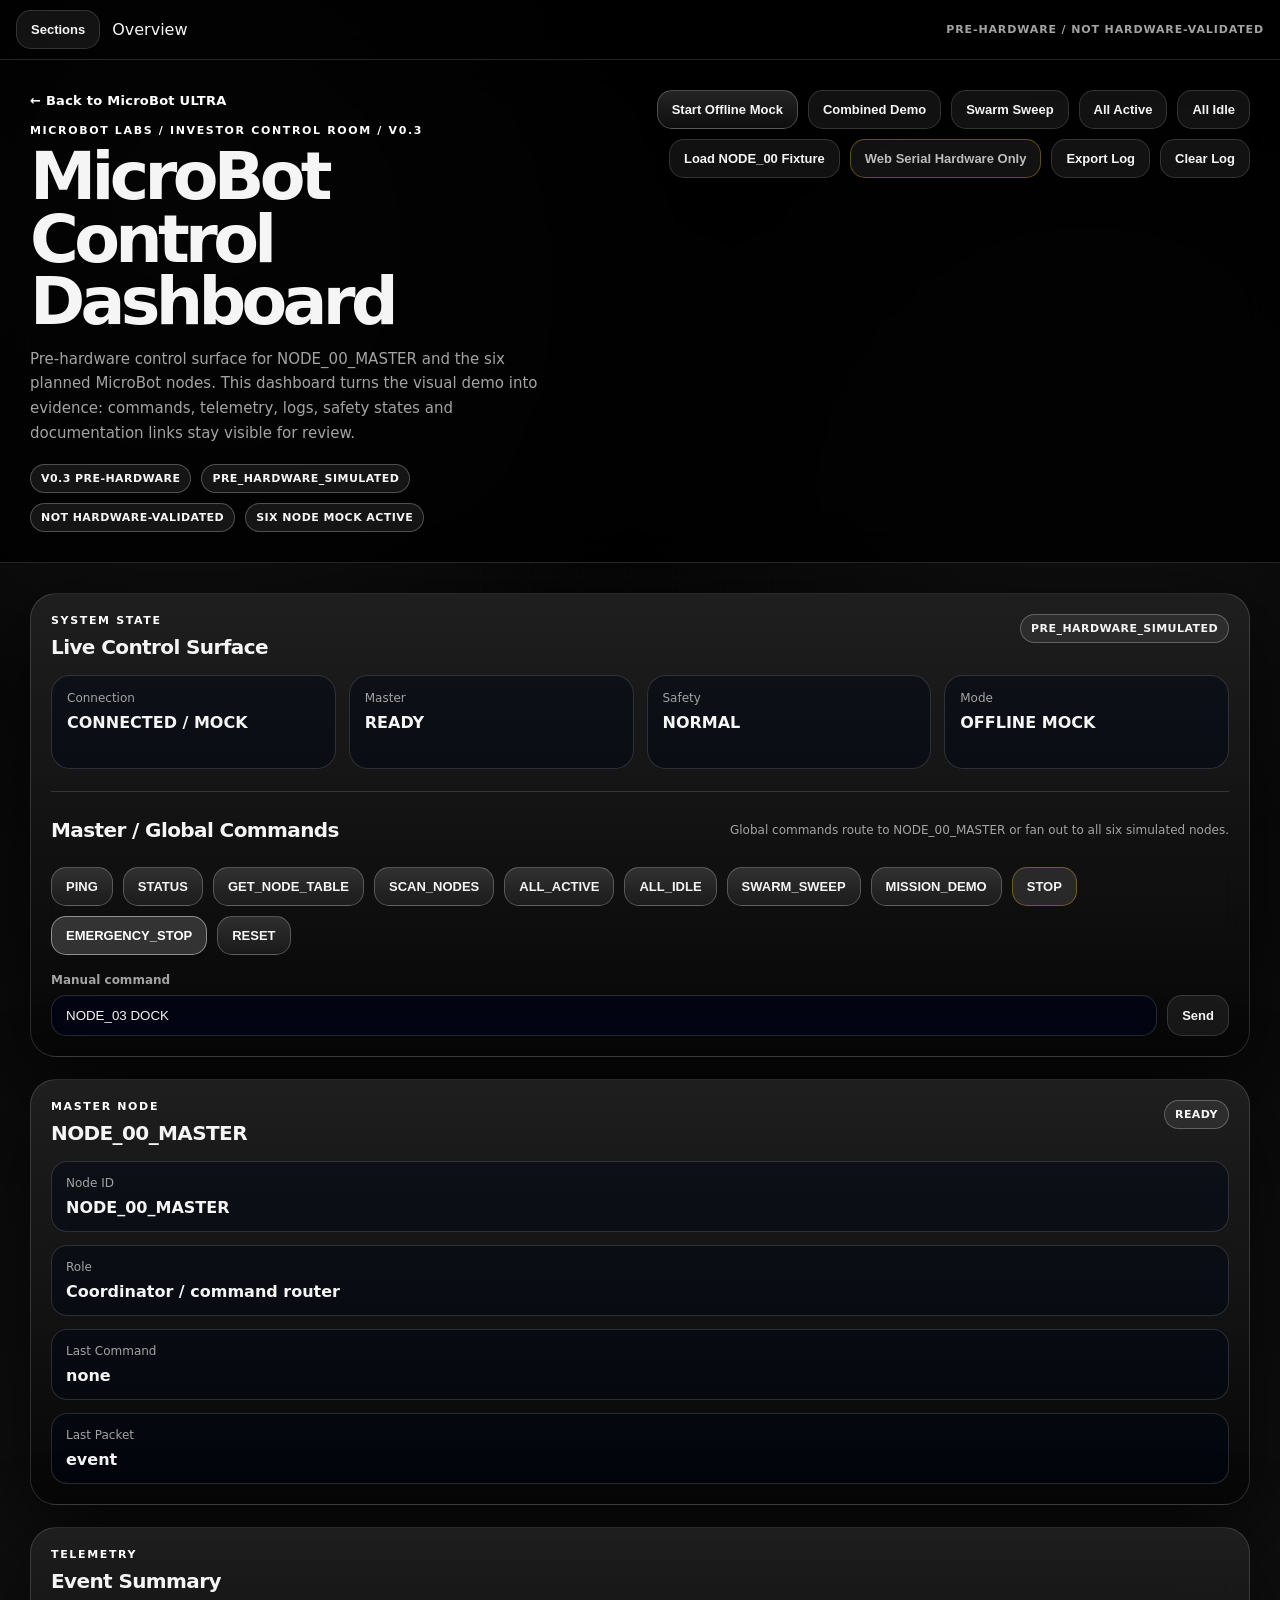
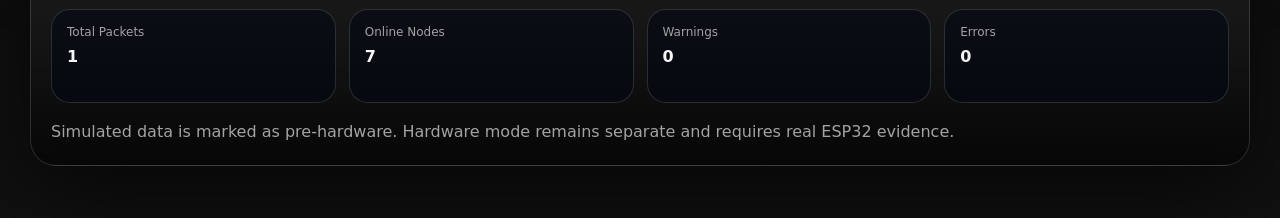
<file: dashboard/index.html>
<!doctype html>
<html lang="en">
<head>
  <meta charset="utf-8">
  <meta name="viewport" content="width=device-width, initial-scale=1">
  <title>MicroBot Labs Web App v0.3 — Control / Data / Evidence</title>
  <meta name="description" content="MicroBot investor control dashboard: six-node pre-hardware demo, command controls, telemetry, evidence discipline and future ESP32 Web Serial path.">
  <link rel="icon" href="../assets/icons/microbot-investimento.svg" type="image/svg+xml">
  <link rel="stylesheet" href="style.css">
</head>
<body>
  <div class="background-grid" aria-hidden="true"></div>

  <header class="topbar">
    <div class="brand-block">
      <a class="back-home" href="../index.html">← Back to MicroBot ULTRA</a>
      <p class="eyebrow">MicroBot Labs / Investor Control Room / v0.3</p>
      <h1>MicroBot Control Dashboard</h1>
      <p class="subtitle">
        Pre-hardware control surface for NODE_00_MASTER and the six planned MicroBot nodes.
        This dashboard turns the visual demo into evidence: commands, telemetry, logs, safety states
        and documentation links stay visible for review.
      </p>

      <div class="status-ribbon" aria-label="Current project maturity">
        <span class="ribbon-chip info">v0.3 PRE-HARDWARE</span>
        <span class="ribbon-chip simulated">PRE_HARDWARE_SIMULATED</span>
        <span class="ribbon-chip warning">NOT HARDWARE-VALIDATED</span>
        <span class="ribbon-chip ready">SIX NODE MOCK ACTIVE</span>
      </div>
    </div>

    <div class="top-actions" aria-label="Dashboard actions">
      <button id="btnMockConnect">Start Offline Mock</button>
      <button id="btnCombinedDemo" class="secondary">Combined Demo</button>
      <button id="btnSwarmSweep" class="secondary">Swarm Sweep</button>
      <button id="btnAllActive" class="secondary">All Active</button>
      <button id="btnAllIdle" class="secondary">All Idle</button>
      <button id="btnLoadFixture" class="secondary">Load NODE_00 Fixture</button>
      <button id="btnWebSerial" class="secondary hardware">Web Serial Hardware Only</button>
      <button id="btnExportLog" class="secondary">Export Log</button>
      <button id="btnClear" class="secondary">Clear Log</button>
    </div>
  </header>

  <main class="layout">
    <section class="panel hero-panel">
      <div class="panel-header">
        <div>
          <p class="section-kicker">System state</p>
          <h2>Live Control Surface</h2>
        </div>
        <span id="evidenceBadge" class="status-pill simulated">OFFLINE MOCK</span>
      </div>

      <div class="system-grid">
        <div class="metric">
          <span>Connection</span>
          <strong id="connectionState">DISCONNECTED</strong>
        </div>
        <div class="metric">
          <span>Master</span>
          <strong id="masterState">UNKNOWN</strong>
        </div>
        <div class="metric">
          <span>Safety</span>
          <strong id="safetyState">UNKNOWN</strong>
        </div>
        <div class="metric">
          <span>Mode</span>
          <strong id="operationMode">LOCAL DASHBOARD</strong>
        </div>
      </div>

      <div class="command-panel">
        <div class="panel-header compact">
          <h2>Master / Global Commands</h2>
          <p class="inline-note">Global commands route to NODE_00_MASTER or fan out to all six simulated nodes.</p>
        </div>

        <div class="button-row">
          <button data-command="PING">PING</button>
          <button data-command="STATUS">STATUS</button>
          <button data-command="GET_NODE_TABLE">GET_NODE_TABLE</button>
          <button data-command="SCAN_NODES">SCAN_NODES</button>
          <button data-command="ALL_ACTIVE">ALL_ACTIVE</button>
          <button data-command="ALL_IDLE">ALL_IDLE</button>
          <button data-command="SWARM_SWEEP">SWARM_SWEEP</button>
          <button data-command="MISSION_DEMO">MISSION_DEMO</button>
          <button data-command="STOP" class="warning">STOP</button>
          <button data-command="EMERGENCY_STOP" class="danger">EMERGENCY_STOP</button>
          <button data-command="RESET">RESET</button>
        </div>

        <div class="manual-command">
          <label for="manualCommand">Manual command</label>
          <div class="manual-row">
            <input id="manualCommand" type="text" value="NODE_03 DOCK" autocomplete="off">
            <button id="btnSendManual" class="secondary">Send</button>
          </div>
        </div>
      </div>
    </section>

    <section class="panel evidence-panel">
      <div class="panel-header">
        <div>
          <p class="section-kicker">Evidence discipline</p>
          <h2>Current Truth</h2>
        </div>
      </div>

      <div class="truth-list">
        <div class="truth-item good">
          <strong>All six nodes controllable</strong>
          <span>Each node has simulated state transitions and visual behavior in the dashboard.</span>
        </div>
        <div class="truth-item caution">
          <strong>Still pre-hardware</strong>
          <span>No physical ESP32 node or real swarm has been validated by this screen.</span>
        </div>
        <div class="truth-item info">
          <strong>Next real proof</strong>
          <span>Upload NODE_00/NODE_01 firmware, capture serial evidence, then extend to nodes 02–06.</span>
        </div>
      </div>

      <div class="link-grid">
        <a href="../docs/current_evidence_v0_3.md">Current Evidence</a>
        <a href="../docs/andrea_onboarding/README.md">Andrea Map</a>
        <a href="../docs/dashboard_parser_validation_notes_v0_3.md">Parser Notes</a>
        <a href="../docs/node_00_master_real_serial_validation_v0_3.md">NODE_00 Hardware Plan</a>
        <a href="../docs/node_01_led_state_pre_hardware_simulation_v0_3.md">NODE_01 Simulation</a>
        <a href="../docs/purchase/minimum_bom_amazon_search_list_v0_3.md">Minimum BOM</a>
      </div>
    </section>

    <section class="panel wide">
      <div class="panel-header">
        <div>
          <p class="section-kicker">Six node controls</p>
          <h2>Per-Node Command Matrix</h2>
        </div>
        <span class="inline-note">Every planned node can be activated, idled, warned, errored, stopped and reset in simulation.</span>
      </div>

      <div class="node-control-toolbar">
        <div>
          <label for="nodeSelect">Selected node</label>
          <select id="nodeSelect"></select>
        </div>
        <div>
          <label for="nodeActionSelect">Action</label>
          <select id="nodeActionSelect">
            <option value="ACTIVE">ACTIVE</option>
            <option value="IDLE">IDLE</option>
            <option value="WARNING">WARNING</option>
            <option value="ERROR">ERROR</option>
            <option value="SAFE_MODE">SAFE_MODE</option>
            <option value="RESET">RESET</option>
            <option value="ROLE_ACTION">ROLE_ACTION</option>
          </select>
        </div>
        <button id="btnSendNodeAction">Send Node Action</button>
        <button id="btnRoleAction" class="secondary">Run Role Action</button>
        <button id="btnWarningAll" class="warning">Warning All</button>
        <button id="btnErrorAll" class="danger">Error All</button>
      </div>

      <div id="nodeControlGrid" class="node-control-grid"></div>
    </section>

    <section class="panel wide">
      <div class="panel-header">
        <div>
          <p class="section-kicker">Stylized MicroBot response field</p>
          <h2>MicroBot Visual Swarm</h2>
        </div>
        <span id="simulationMode" class="status-pill simulated">SIMULATED</span>
      </div>

      <div class="microbot-stage" id="microbotStage">
        <svg class="swarm-links" viewBox="0 0 100 100" preserveAspectRatio="none" aria-hidden="true">
          <line x1="50" y1="50" x2="16" y2="20"></line>
          <line x1="50" y1="50" x2="84" y2="20"></line>
          <line x1="50" y1="50" x2="13" y2="62"></line>
          <line x1="50" y1="50" x2="87" y2="62"></line>
          <line x1="50" y1="50" x2="32" y2="88"></line>
          <line x1="50" y1="50" x2="68" y2="88"></line>
        </svg>

        <div id="masterBeacon" class="master-beacon">
          <span>NODE_00</span>
          <strong>MASTER</strong>
        </div>

        <div id="microbotVisuals" class="microbot-visuals"></div>
      </div>
    </section>

    <section class="panel wide">
      <div class="panel-header">
        <div>
          <p class="section-kicker">Node layer</p>
          <h2>Node Grid</h2>
        </div>
        <span class="inline-note">Cards are clickable; selected node details appear below.</span>
      </div>
      <div id="nodeGrid" class="node-grid"></div>
    </section>

    <section class="panel">
      <div class="panel-header">
        <div>
          <p class="section-kicker">Master node</p>
          <h2>NODE_00_MASTER</h2>
        </div>
        <span id="masterBadge" class="status-pill ready">READY</span>
      </div>

      <div class="master-card">
        <div>
          <span class="label">Node ID</span>
          <strong>NODE_00_MASTER</strong>
        </div>
        <div>
          <span class="label">Role</span>
          <strong>Coordinator / command router</strong>
        </div>
        <div>
          <span class="label">Last Command</span>
          <strong id="lastCommand">none</strong>
        </div>
        <div>
          <span class="label">Last Packet</span>
          <strong id="lastPacketType">none</strong>
        </div>
      </div>
    </section>

    <section class="panel">
      <div class="panel-header">
        <div>
          <p class="section-kicker">Telemetry</p>
          <h2>Event Summary</h2>
        </div>
      </div>

      <div class="telemetry-grid">
        <div class="metric compact">
          <span>Total Packets</span>
          <strong id="packetCount">0</strong>
        </div>
        <div class="metric compact">
          <span>Online Nodes</span>
          <strong id="onlineNodes">0</strong>
        </div>
        <div class="metric compact">
          <span>Warnings</span>
          <strong id="warningCount">0</strong>
        </div>
        <div class="metric compact">
          <span>Errors</span>
          <strong id="errorCount">0</strong>
        </div>
      </div>

      <p class="note">
        Simulated data is marked as pre-hardware. Hardware mode remains separate and requires real ESP32 evidence.
      </p>
    </section>



    <section class="panel wide gesture-control-panel">
      <div class="panel-header">
        <div>
          <p class="section-kicker">Gesture input / camera control</p>
          <h2>Hand Gesture MicroBot Control</h2>
        </div>
        <span id="gestureStatusBadge" class="status-pill simulated">GESTURE OFF</span>
      </div>

      <div class="gesture-layout">
        <div class="gesture-camera-card">
          <div class="gesture-video-wrap">
            <video id="gestureVideo" autoplay playsinline muted></video>
            <canvas id="gestureCanvas"></canvas>
            <div class="gesture-overlay-copy">
              <strong id="gestureName">No gesture</strong>
              <span id="gestureMeaning">Start the camera to enable browser-side gesture control.</span>
            </div>
          </div>

          <div class="gesture-controls">
            <button id="btnGestureStart">Start Gesture Control</button>
            <button id="btnGestureStop" class="secondary">Stop Camera</button>
            <button id="btnGestureCalibrate" class="secondary">Calibrate Neutral</button>
            <button id="btnGestureSafetyLock" class="warning">Gesture Safety Lock</button>
          </div>

          <p class="note">
            Camera processing runs in the browser. Gestures control only the simulated dashboard state unless
            real hardware mode is explicitly connected and reviewed later.
          </p>
        </div>

        <div class="gesture-data-card">
          <div class="gesture-readout-grid">
            <div class="data-card">
              <span>Detected Gesture</span>
              <strong id="gestureDetected">NONE</strong>
              <small>debounced command source</small>
            </div>
            <div class="data-card">
              <span>Selected Node</span>
              <strong id="gestureSelectedNode">NODE_01</strong>
              <small>gesture target</small>
            </div>
            <div class="data-card">
              <span>Confidence</span>
              <strong id="gestureConfidence">0%</strong>
              <small>heuristic estimate</small>
            </div>
            <div class="data-card">
              <span>Last Command</span>
              <strong id="gestureLastCommand">none</strong>
              <small>sent to simulated dashboard</small>
            </div>
          </div>

          <div class="gesture-explanation">
            <h3>Gesture Map</h3>
            <table class="gesture-table">
              <thead>
                <tr>
                  <th>Gesture</th>
                  <th>How to do it</th>
                  <th>Dashboard action</th>
                  <th>Meaning</th>
                </tr>
              </thead>
              <tbody>
                <tr><td>Open Palm</td><td>All five fingers extended</td><td><code>SCAN_NODES</code></td><td>Ask the Master to scan the simulated node field.</td></tr>
                <tr><td>Closed Fist</td><td>All fingers closed</td><td><code>STOP</code></td><td>Put the simulated swarm into safe mode.</td></tr>
                <tr><td>Index Point</td><td>Only index finger extended</td><td>Selected node <code>ACTIVE</code></td><td>Activate the currently selected MicroBot.</td></tr>
                <tr><td>Pinch</td><td>Thumb and index close together</td><td>Selected node role action</td><td>Run the special function of the selected node.</td></tr>
                <tr><td>Peace / V</td><td>Index and middle extended</td><td><code>SWARM_SWEEP</code></td><td>Run an ordered sweep across the six simulated nodes.</td></tr>
                <tr><td>Three Fingers</td><td>Index, middle and ring extended</td><td><code>MISSION_DEMO</code></td><td>Run the full simulated mission sequence.</td></tr>
                <tr><td>Thumbs Up</td><td>Thumb extended upward, other fingers closed</td><td><code>ALL_ACTIVE</code></td><td>Activate all simulated MicroBots.</td></tr>
                <tr><td>Thumbs Down</td><td>Thumb extended downward, other fingers closed</td><td><code>ALL_IDLE</code></td><td>Return all simulated MicroBots to idle.</td></tr>
                <tr><td>Swipe Right</td><td>Move open hand quickly to the right</td><td>Select next node</td><td>Move target selection forward through NODE_01–NODE_06.</td></tr>
                <tr><td>Swipe Left</td><td>Move open hand quickly to the left</td><td>Select previous node</td><td>Move target selection backward through NODE_01–NODE_06.</td></tr>
                <tr><td>Palm Up</td><td>Move open hand upward</td><td>Selected node <code>WARNING</code></td><td>Mark the selected node as warning/review state.</td></tr>
                <tr><td>Palm Down</td><td>Move open hand downward</td><td>Selected node <code>IDLE</code></td><td>Return the selected node to idle state.</td></tr>
                <tr><td>Two Hands Open</td><td>Both hands visible and open</td><td><code>RESET</code></td><td>Reset the simulated system to ready/idle.</td></tr>
                <tr><td>Two Fists</td><td>Both hands visible and closed</td><td><code>EMERGENCY_STOP</code></td><td>Trigger simulated emergency stop.</td></tr>
              </tbody>
            </table>
          </div>
        </div>
      </div>
    </section>

    <section class="panel wide telemetry-link-panel">
      <div class="panel-header">
        <div>
          <p class="section-kicker">Telemetry / data link</p>
          <h2>Telemetry Link Analysis</h2>
        </div>
        <span id="telemetryHealthBadge" class="status-pill simulated">SIMULATED LINK</span>
      </div>

      <div class="telemetry-overview-grid">
        <div class="telemetry-meter"><span>Signal Strength</span><strong id="telemetrySignal">-54 dBm</strong><div class="bar"><i id="telemetrySignalBar"></i></div></div>
        <div class="telemetry-meter"><span>Estimated Response</span><strong id="telemetryResponseTime">42 ms</strong><div class="bar"><i id="telemetryResponseBar"></i></div></div>
        <div class="telemetry-meter"><span>Packet Loss</span><strong id="telemetryPacketLoss">0.8%</strong><div class="bar"><i id="telemetryLossBar"></i></div></div>
        <div class="telemetry-meter"><span>Link Quality</span><strong id="telemetryQuality">94 / 100</strong><div class="bar"><i id="telemetryQualityBar"></i></div></div>
      </div>

      <div class="telemetry-data-grid">
        <div class="data-card"><span>Throughput</span><strong id="telemetryThroughput">18.4 kb/s</strong><small>simulated payload stream</small></div>
        <div class="data-card"><span>Jitter</span><strong id="telemetryJitter">5 ms</strong><small>timing variation</small></div>
        <div class="data-card"><span>Packets / min</span><strong id="telemetryPacketsMinute">240</strong><small>estimated node traffic</small></div>
        <div class="data-card"><span>Battery Estimate</span><strong id="telemetryBattery">86%</strong><small>pre-hardware model</small></div>
        <div class="data-card"><span>Temperature</span><strong id="telemetryTemperature">29.4 °C</strong><small>simulated electronics</small></div>
        <div class="data-card"><span>Transport</span><strong id="telemetryTransport">mock/jsonl</strong><small>future: USB / Web Serial</small></div>
      </div>

      <div class="telemetry-controls">
        <button id="btnTelemetryGood">Good Link</button>
        <button id="btnTelemetryWeak" class="secondary">Weak Signal</button>
        <button id="btnTelemetryCongested" class="secondary">Congested Link</button>
        <button id="btnTelemetryStress" class="warning">Telemetry Stress Test</button>
        <button id="btnTelemetryReset" class="secondary">Reset Telemetry</button>
      </div>

      <div class="telemetry-table-wrap">
        <table class="telemetry-table">
          <thead><tr><th>Node</th><th>Signal</th><th>Latency</th><th>Loss</th><th>Packets/min</th><th>Battery</th><th>Health</th></tr></thead>
          <tbody id="telemetryTableBody"></tbody>
        </table>
      </div>

      <p class="note">This is a pre-hardware telemetry model. It explains how the future dashboard should reason about signal quality, packet timing, node health and response time. It is not real ESP32 telemetry until hardware logs are captured and reviewed.</p>
    </section>





    <section class="panel wide drone-perimeter-panel" data-app-section="drone-perimeter">
      <div class="panel-header">
        <div>
          <p class="section-kicker">Drone / room mapping / perimeter preview</p>
          <h2>Drone Perimeter Preview</h2>
        </div>
        <span id="dronePerimeterBadge" class="status-pill simulated">PERIMETER SIM</span>
      </div>

      <div class="drone-perimeter-layout">
        <div class="drone-map-card">
          <div class="drone-map-toolbar">
            <div>
              <strong>Room Perimeter Map</strong>
              <span id="droneMissionPhase">IDLE / WAITING FOR SIMULATION</span>
            </div>
            <div class="drone-map-mini-status">
              <span id="droneMapScale">scale: conceptual 1 px = 1 cm</span>
              <span id="droneMapMode">mode: pre-hardware</span>
            </div>
          </div>

          <div class="drone-room-map" id="droneRoomMap">
            <svg id="droneRoomSvg" viewBox="0 0 1000 640" preserveAspectRatio="xMidYMid meet">
              <defs>
                <filter id="droneGlow" x="-50%" y="-50%" width="200%" height="200%">
                  <feGaussianBlur stdDeviation="4" result="blur"/>
                  <feMerge>
                    <feMergeNode in="blur"/>
                    <feMergeNode in="SourceGraphic"/>
                  </feMerge>
                </filter>
              </defs>

              <rect x="55" y="55" width="890" height="530" rx="34" class="room-boundary"/>
              <path id="dronePerimeterPath" class="perimeter-path" d="M 120 120 L 880 120 L 880 520 L 120 520 Z"/>
              <path id="droneProgressPath" class="perimeter-progress" d="M 120 120 L 880 120 L 880 520 L 120 520 Z"/>

              <g id="droneScanPoints"></g>
              <g id="droneObstacles"></g>
              <g id="droneMicrobots"></g>

              <g id="droneVehicle" transform="translate(120,120)">
                <circle r="26" class="drone-body" filter="url(#droneGlow)"/>
                <circle cx="-34" cy="-34" r="18" class="drone-rotor"/>
                <circle cx="34" cy="-34" r="18" class="drone-rotor"/>
                <circle cx="-34" cy="34" r="18" class="drone-rotor"/>
                <circle cx="34" cy="34" r="18" class="drone-rotor"/>
                <line x1="-24" y1="-24" x2="24" y2="24" class="drone-arm"/>
                <line x1="24" y1="-24" x2="-24" y2="24" class="drone-arm"/>
                <polygon points="0,-14 12,14 0,8 -12,14" class="drone-heading"/>
              </g>

              <g id="droneSensorCone" transform="translate(120,120)">
                <path d="M 0 0 L 90 -35 Q 122 0 90 35 Z" class="sensor-cone"/>
              </g>
            </svg>
          </div>
        </div>

        <div class="drone-control-card">
          <div class="drone-stat-grid">
            <div class="data-card"><span>Mission</span><strong id="droneMissionState">IDLE</strong><small>simulated mission state</small></div>
            <div class="data-card"><span>Coverage</span><strong id="droneCoverage">0%</strong><small>perimeter progress</small></div>
            <div class="data-card"><span>Distance</span><strong id="droneDistance">0.0 m</strong><small>simulated travelled path</small></div>
            <div class="data-card"><span>Points</span><strong id="dronePointCount">0</strong><small>scan points recorded</small></div>
            <div class="data-card"><span>Obstacles</span><strong id="droneObstacleCount">0</strong><small>simulated detections</small></div>
            <div class="data-card"><span>Link</span><strong id="droneLinkQuality">94/100</strong><small>from telemetry model if present</small></div>
          </div>

          <div class="drone-controls">
            <button id="btnDroneStart">Start Perimeter Sim</button>
            <button id="btnDronePause" class="secondary">Pause</button>
            <button id="btnDroneResume" class="secondary">Resume</button>
            <button id="btnDroneReset" class="secondary">Reset</button>
            <button id="btnDroneObstacles" class="secondary">Toggle Obstacles</button>
            <button id="btnDroneMicrobots" class="secondary">Toggle MicroBots</button>
            <button id="btnDroneExport" class="secondary">Export Perimeter JSON</button>
          </div>

          <div class="drone-explanation-card">
            <h3>Perimeter Preview Meaning</h3>
            <p>
              This preview represents the future drone-perimeter workflow: the drone follows the room
              boundary, produces scan points, estimates coverage, detects obstacles and shares the
              resulting map with the MicroBot dashboard. It is a pre-hardware simulation and does not
              control a real drone.
            </p>
          </div>

          <div class="drone-event-card">
            <h3>Perimeter Event Log</h3>
            <pre id="droneEventLog" class="drone-event-log">Drone perimeter preview ready.</pre>
          </div>
        </div>
      </div>
    </section>

    <section class="panel wide microbot-os-console-panel" data-app-section="os-console">
      <div class="panel-header">
        <div>
          <p class="section-kicker">MicroBot OS / runtime layer</p>
          <h2>MicroBot OS Console</h2>
        </div>
        <span id="osConsoleBadge" class="status-pill simulated">OS MOCK</span>
      </div>

      <div class="os-console-layout">
        <div class="os-console-main">
          <div class="os-screen">
            <div class="os-screen-header">
              <span>MicroBot OS Lab v0.3</span>
              <span id="osClock">--:--:--</span>
            </div>
            <pre id="osConsoleOutput" class="os-console-output"></pre>
            <div class="os-command-row">
              <span class="os-prompt">microbot-os&gt;</span>
              <input id="osCommandInput" type="text" value="help" autocomplete="off" spellcheck="false">
              <button id="btnOsRun">Run</button>
            </div>
          </div>

          <div class="os-console-buttons">
            <button data-os-command="boot">boot</button>
            <button data-os-command="status" class="secondary">status</button>
            <button data-os-command="kernel" class="secondary">kernel</button>
            <button data-os-command="drivers" class="secondary">drivers</button>
            <button data-os-command="modules" class="secondary">modules</button>
            <button data-os-command="nodes" class="secondary">nodes</button>
            <button data-os-command="telemetry" class="secondary">telemetry</button>
            <button data-os-command="gesture" class="secondary">gesture</button>
            <button data-os-command="docs" class="secondary">docs</button>
            <button data-os-command="evidence" class="secondary">evidence</button>
            <button data-os-command="safety" class="warning">safety</button>
            <button data-os-command="demo" class="secondary">demo</button>
            <button data-os-command="clear" class="secondary">clear</button>
          </div>
        </div>

        <div class="os-console-side">
          <div class="os-status-grid">
            <div class="data-card"><span>Kernel</span><strong id="osKernelState">MOCK_READY</strong><small>browser-side runtime</small></div>
            <div class="data-card"><span>Modules</span><strong id="osModuleCount">0</strong><small>registered dashboard modules</small></div>
            <div class="data-card"><span>Drivers</span><strong id="osDriverCount">0</strong><small>simulated HAL drivers</small></div>
            <div class="data-card"><span>Safety</span><strong id="osSafetyState">NORMAL</strong><small>mirrors dashboard state</small></div>
          </div>

          <div class="os-architecture-card">
            <h3>Runtime Architecture</h3>
            <div class="os-layer-list">
              <div><span>01</span><strong>Boot Layer</strong><small>startup, boot log, configuration load</small></div>
              <div><span>02</span><strong>Kernel Layer</strong><small>state registry, command router, module table</small></div>
              <div><span>03</span><strong>Driver Layer</strong><small>serial, telemetry, gesture, visual swarm, future ESP32</small></div>
              <div><span>04</span><strong>Service Layer</strong><small>heartbeat, diagnostics, safety, evidence, documentation</small></div>
              <div><span>05</span><strong>Interface Layer</strong><small>dashboard, OS console, Data Center, terminal</small></div>
            </div>
          </div>

          <div class="os-help-card">
            <h3>Core Commands</h3>
            <p>
              Try <code>help</code>, <code>status</code>, <code>boot</code>, <code>nodes</code>,
              <code>telemetry</code>, <code>gesture</code>, <code>docs</code>, <code>safety</code>,
              <code>evidence</code>, <code>demo</code>.
            </p>
            <p>
              This console is a browser-side OS interface mock. It is designed to explain how
              MicroBot OS will coordinate modules, drivers, commands and evidence, but it is not
              a physical embedded boot.
            </p>
          </div>
        </div>
      </div>
    </section>

    <section class="panel wide documentation-viewer-panel" data-app-section="documentation">
      <div class="panel-header">
        <div>
          <p class="section-kicker">Documentation / reference base</p>
          <h2>Documentation Viewer</h2>
        </div>
        <span id="documentationViewerBadge" class="status-pill simulated">REFERENCE MAP</span>
      </div>

      <div class="doc-viewer-hero">
        <div>
          <h3>MicroBot Knowledge Library</h3>
          <p>
            This section organizes the project documentation, current repository docs and the wider
            MicroBot reference base: operational docs, roadmap, hardware, firmware, dashboard,
            simulation, safety, demo, pitch, GitHub publication, MicroBot OS, dimension engine,
            drone integration, telemetry, cybersecurity and portfolio material.
          </p>
        </div>
        <div class="doc-viewer-stats">
          <div><span>Visible docs</span><strong id="docVisibleCount">0</strong></div>
          <div><span>Total catalog</span><strong id="docTotalCount">0</strong></div>
          <div><span>Local links</span><strong id="docLocalCount">0</strong></div>
        </div>
      </div>

      <div class="doc-viewer-controls">
        <div>
          <label for="docSearchInput">Search documentation</label>
          <input id="docSearchInput" type="text" placeholder="Try: firmware, safety, Andrea, dimension engine, drone, OS, BOM, telemetry">
        </div>
        <div>
          <label for="docCategoryFilter">Category</label>
          <select id="docCategoryFilter">
            <option value="all">All categories</option>
          </select>
        </div>
        <div>
          <label for="docStatusFilter">Status</label>
          <select id="docStatusFilter">
            <option value="all">All statuses</option>
            <option value="local">Local repo docs</option>
            <option value="reference">Reference base</option>
            <option value="private">Private/source material</option>
            <option value="planned">Planned/future</option>
          </select>
        </div>
        <button id="btnDocReset" class="secondary">Reset</button>
        <button id="btnDocExport" class="secondary">Export Catalog JSON</button>
      </div>

      <div id="docCategoryPills" class="doc-category-pills"></div>
      <div id="docViewerGrid" class="doc-viewer-grid"></div>

      <p class="note">
        Local repo documents open directly when present. Private PDFs, Pages exports and large source
        documents are cataloged as reference-base entries so they remain part of the design context
        without being accidentally published.
      </p>
    </section>

    <section class="panel wide data-center-panel" data-app-section="data-center">
      <div class="panel-header">
        <div>
          <p class="section-kicker">Data center / event audit</p>
          <h2>Data Center</h2>
        </div>
        <span id="dataCenterBadge" class="status-pill simulated">LOCAL SESSION</span>
      </div>

      <div class="data-center-grid">
        <div class="data-center-card"><span>Session Packets</span><strong id="dataCenterPackets">0</strong><small>dashboard packet counter</small></div>
        <div class="data-center-card"><span>Terminal Lines</span><strong id="dataCenterLines">0</strong><small>raw protocol rows</small></div>
        <div class="data-center-card"><span>Errors</span><strong id="dataCenterErrors">0</strong><small>dashboard errors</small></div>
        <div class="data-center-card"><span>Warnings</span><strong id="dataCenterWarnings">0</strong><small>dashboard warnings</small></div>
      </div>

      <div class="data-center-tools">
        <div>
          <label for="dataLogFilter">Filter terminal/event text</label>
          <input id="dataLogFilter" type="text" placeholder="NODE_01, TELEMETRY, GESTURE, ERROR, PRE_HARDWARE_SIMULATED">
        </div>
        <button id="btnApplyDataFilter">Apply Filter</button>
        <button id="btnClearDataFilter" class="secondary">Clear Filter</button>
        <button id="btnCopyDataSnapshot" class="secondary">Copy Snapshot</button>
        <button id="btnDownloadDataSnapshot" class="secondary">Download JSON</button>
      </div>

      <div class="data-center-columns">
        <div>
          <h3>Filtered Event View</h3>
          <pre id="dataFilteredLog" class="data-center-pre">No filter applied yet.</pre>
        </div>
        <div>
          <h3>State Snapshot</h3>
          <pre id="dataStateSnapshot" class="data-center-pre">{}</pre>
        </div>
      </div>

      <p class="note">
        The Data Center is a local review and debugging layer. It is useful for simulated evidence,
        terminal filtering and snapshots, but it is not hardware validation.
      </p>
    </section>

    <section class="panel wide inspector-panel">
      <div class="panel-header">
        <div>
          <p class="section-kicker">Selected data</p>
          <h2>Packet / Node Inspector</h2>
        </div>
      </div>
      <div class="inspector-grid">
        <pre id="packetInspector" class="inspector">{}</pre>
        <pre id="nodeInspector" class="inspector">{}</pre>
      </div>
    </section>

    <section class="panel terminal-panel wide">
      <div class="panel-header">
        <div>
          <p class="section-kicker">Protocol stream</p>
          <h2>Raw Protocol Terminal</h2>
        </div>
        <span id="terminalCount" class="inline-note">0 lines</span>
      </div>
      <pre id="terminal"></pre>
    </section>
  </main>

  <script src="protocol_parser.js"></script>
  <script src="serial_adapter.js"></script>
  <script src="app.js"></script>
  <script src="dashboard_shell.js"></script>
  <script src="documentation_viewer.js"></script>
  <script src="microbot_os_console.js"></script>
  <script src="drone_perimeter_preview.js"></script>
  <script src="gesture_control.js"></script>
</body>
</html>
</file>
<file: dashboard/style.css>
:root {
  --bg: #030712;
  --bg2: #07111f;
  --panel: rgba(15, 23, 42, 0.82);
  --panel-strong: rgba(15, 23, 42, 0.94);
  --line: rgba(148, 163, 184, 0.22);
  --line-strong: rgba(148, 163, 184, 0.38);
  --text: #e5edf7;
  --muted: #94a3b8;
  --faint: #64748b;
  --accent: #38bdf8;
  --accent2: #22d3ee;
  --ok: #34d399;
  --warning: #fbbf24;
  --danger: #fb7185;
  --violet: #a78bfa;
  --orange: #fb923c;
  --shadow: 0 28px 90px rgba(0, 0, 0, 0.38);
  --radius: 26px;
}

* { box-sizing: border-box; }

html { scroll-behavior: smooth; }

body {
  margin: 0;
  min-height: 100vh;
  color: var(--text);
  font-family: -apple-system, BlinkMacSystemFont, "Segoe UI", Inter, system-ui, sans-serif;
  background:
    radial-gradient(circle at 12% 8%, rgba(56, 189, 248, 0.18), transparent 30%),
    radial-gradient(circle at 90% 18%, rgba(167, 139, 250, 0.14), transparent 28%),
    radial-gradient(circle at 70% 92%, rgba(52, 211, 153, 0.10), transparent 30%),
    linear-gradient(180deg, var(--bg), var(--bg2));
}

.background-grid {
  position: fixed;
  inset: 0;
  pointer-events: none;
  opacity: 0.55;
  background-image:
    linear-gradient(rgba(148, 163, 184, 0.06) 1px, transparent 1px),
    linear-gradient(90deg, rgba(148, 163, 184, 0.06) 1px, transparent 1px);
  background-size: 48px 48px;
  mask-image: radial-gradient(circle at center, black, transparent 78%);
}

.topbar {
  display: flex;
  justify-content: space-between;
  gap: 28px;
  align-items: flex-start;
  padding: 30px;
  border-bottom: 1px solid var(--line);
  background: rgba(3, 7, 18, 0.78);
  backdrop-filter: blur(20px);
  position: sticky;
  top: 0;
  z-index: 20;
}

.brand-block { min-width: 300px; }

.back-home {
  display: inline-flex;
  align-items: center;
  gap: 8px;
  margin-bottom: 16px;
  color: var(--accent);
  text-decoration: none;
  font-size: 13px;
  font-weight: 800;
  letter-spacing: 0.02em;
}

.back-home:hover {
  color: var(--ok);
}

.eyebrow,
.section-kicker {
  margin: 0 0 8px;
  color: var(--accent);
  text-transform: uppercase;
  letter-spacing: 0.15em;
  font-size: 11px;
  font-weight: 900;
}

h1 {
  margin: 0;
  font-size: clamp(34px, 5.2vw, 68px);
  line-height: 0.94;
  letter-spacing: -0.07em;
}

h2 {
  margin: 0;
  font-size: 20px;
  letter-spacing: -0.03em;
}

.subtitle {
  margin: 14px 0 0;
  color: var(--muted);
  max-width: 920px;
  line-height: 1.65;
  font-size: 15px;
}

.status-ribbon,
.top-actions,
.button-row {
  display: flex;
  flex-wrap: wrap;
  gap: 10px;
}

.status-ribbon { margin-top: 18px; }

.top-actions {
  justify-content: flex-end;
  max-width: 720px;
}

.ribbon-chip,
.status-pill {
  display: inline-flex;
  align-items: center;
  gap: 6px;
  padding: 7px 10px;
  border: 1px solid var(--line);
  border-radius: 999px;
  color: var(--muted);
  background: rgba(15, 23, 42, 0.62);
  font-size: 11px;
  font-weight: 850;
  letter-spacing: 0.04em;
  text-transform: uppercase;
}

.ribbon-chip.ready,
.status-pill.ready { color: var(--ok); border-color: rgba(52, 211, 153, 0.46); background: rgba(52, 211, 153, 0.09); }

.ribbon-chip.warning,
.status-pill.warning { color: var(--warning); border-color: rgba(251, 191, 36, 0.46); background: rgba(251, 191, 36, 0.08); }

.ribbon-chip.simulated,
.status-pill.simulated { color: var(--violet); border-color: rgba(167, 139, 250, 0.48); background: rgba(167, 139, 250, 0.10); }

.ribbon-chip.info,
.status-pill.info { color: var(--accent); border-color: rgba(56, 189, 248, 0.48); background: rgba(56, 189, 248, 0.10); }

button,
select {
  border: 1px solid rgba(56, 189, 248, 0.38);
  background: linear-gradient(180deg, rgba(56, 189, 248, 0.22), rgba(56, 189, 248, 0.09));
  color: var(--text);
  border-radius: 15px;
  padding: 11px 14px;
  font-weight: 850;
  font-size: 13px;
}

button {
  cursor: pointer;
  transition: transform 160ms ease, border-color 160ms ease, background 160ms ease, box-shadow 160ms ease;
}

button:hover {
  transform: translateY(-1px);
  border-color: rgba(56, 189, 248, 0.86);
  box-shadow: 0 10px 30px rgba(56, 189, 248, 0.14);
}

button:active { transform: translateY(0); }

button.secondary,
select { border-color: var(--line); background: rgba(148, 163, 184, 0.10); }

button.hardware { color: var(--warning); border-color: rgba(251, 191, 36, 0.35); }

button.warning { background: rgba(251, 191, 36, 0.15); border-color: rgba(251, 191, 36, 0.35); }

button.danger { background: rgba(251, 113, 133, 0.15); border-color: rgba(251, 113, 133, 0.35); }

.layout {
  position: relative;
  padding: 30px;
  display: grid;
  grid-template-columns: minmax(0, 1.18fr) minmax(320px, 0.82fr);
  gap: 22px;
}

.panel {
  border: 1px solid var(--line);
  background:
    linear-gradient(180deg, rgba(255, 255, 255, 0.03), transparent),
    linear-gradient(180deg, var(--panel), rgba(2, 6, 23, 0.80));
  border-radius: var(--radius);
  padding: 20px;
  box-shadow: var(--shadow);
  backdrop-filter: blur(16px);
}

.hero-panel { min-height: 360px; }

.panel-header {
  display: flex;
  justify-content: space-between;
  gap: 18px;
  align-items: flex-start;
  margin-bottom: 16px;
}

.panel-header.compact { align-items: center; }

.inline-note {
  color: var(--muted);
  font-size: 12px;
  line-height: 1.45;
}

.wide { grid-column: 1 / -1; }

.system-grid,
.telemetry-grid {
  display: grid;
  grid-template-columns: repeat(4, minmax(0, 1fr));
  gap: 13px;
}

.metric {
  border: 1px solid var(--line);
  background: rgba(2, 6, 23, 0.46);
  border-radius: 19px;
  padding: 15px;
  min-height: 94px;
}

.metric span,
.label {
  display: block;
  color: var(--muted);
  font-size: 12px;
  margin-bottom: 8px;
}

.metric strong,
.master-card strong {
  display: block;
  font-size: 16px;
  overflow-wrap: anywhere;
}

.command-panel {
  margin-top: 22px;
  border-top: 1px solid var(--line);
  padding-top: 18px;
}

.manual-command { margin-top: 18px; }

.manual-command label,
.node-control-toolbar label {
  display: block;
  color: var(--muted);
  font-size: 12px;
  margin-bottom: 8px;
  font-weight: 800;
}

.manual-row {
  display: grid;
  grid-template-columns: minmax(0, 1fr) auto;
  gap: 10px;
}

input {
  width: 100%;
  border: 1px solid var(--line);
  background: rgba(2, 6, 23, 0.70);
  color: var(--text);
  border-radius: 15px;
  padding: 12px 14px;
  outline: none;
}

input:focus,
select:focus {
  border-color: rgba(56, 189, 248, 0.72);
  box-shadow: 0 0 0 3px rgba(56, 189, 248, 0.12);
}

.truth-list { display: grid; gap: 11px; }

.truth-item {
  border: 1px solid var(--line);
  border-radius: 18px;
  padding: 13px;
  background: rgba(2, 6, 23, 0.44);
}

.truth-item strong { display: block; margin-bottom: 4px; }

.truth-item span {
  color: var(--muted);
  line-height: 1.45;
  font-size: 13px;
}

.truth-item.good { border-color: rgba(52, 211, 153, 0.30); }
.truth-item.caution { border-color: rgba(251, 191, 36, 0.30); }
.truth-item.info { border-color: rgba(56, 189, 248, 0.30); }

.link-grid {
  display: grid;
  grid-template-columns: 1fr;
  gap: 9px;
  margin-top: 16px;
}

.link-grid a {
  color: var(--text);
  text-decoration: none;
  border: 1px solid var(--line);
  background: rgba(148, 163, 184, 0.08);
  border-radius: 14px;
  padding: 10px 11px;
  font-size: 13px;
  transition: 160ms ease;
}

.link-grid a:hover { border-color: var(--accent); background: rgba(56, 189, 248, 0.10); }

.node-control-toolbar {
  display: grid;
  grid-template-columns: minmax(180px, 1fr) minmax(170px, 0.8fr) repeat(4, auto);
  gap: 12px;
  align-items: end;
  margin-bottom: 16px;
}

.node-control-grid {
  display: grid;
  grid-template-columns: repeat(6, minmax(170px, 1fr));
  gap: 12px;
}

.control-card {
  border: 1px solid var(--line);
  border-radius: 20px;
  padding: 14px;
  background: rgba(2, 6, 23, 0.45);
}

.control-card h3 {
  margin: 0 0 4px;
  font-size: 13px;
  overflow-wrap: anywhere;
}

.control-card p {
  margin: 0 0 12px;
  color: var(--muted);
  font-size: 12px;
  line-height: 1.45;
}

.control-card .mini-buttons {
  display: grid;
  grid-template-columns: 1fr 1fr;
  gap: 7px;
}

.control-card .mini-buttons button {
  padding: 8px 9px;
  border-radius: 12px;
  font-size: 11px;
}

.master-card { display: grid; gap: 13px; }

.master-card > div {
  border: 1px solid var(--line);
  background: rgba(2, 6, 23, 0.44);
  border-radius: 16px;
  padding: 14px;
}

.node-grid {
  display: grid;
  grid-template-columns: repeat(7, minmax(0, 1fr));
  gap: 12px;
}

.node-card {
  position: relative;
  border: 1px solid var(--line);
  background:
    radial-gradient(circle at top right, rgba(56, 189, 248, 0.08), transparent 40%),
    rgba(2, 6, 23, 0.44);
  border-radius: 19px;
  padding: 14px;
  min-height: 165px;
  overflow: hidden;
  cursor: pointer;
}

.node-card::before {
  content: "";
  position: absolute;
  inset: 0 0 auto;
  height: 3px;
  background: var(--line);
}

.node-card.ready::before,
.node-card.active::before { background: var(--ok); }

.node-card.warning::before,
.node-card.safe_mode::before,
.node-card.safe::before { background: var(--warning); }

.node-card.error::before,
.node-card.emergency::before { background: var(--danger); }

.node-card strong {
  display: block;
  font-size: 13px;
  margin-bottom: 8px;
  overflow-wrap: anywhere;
}

.node-role {
  color: var(--muted);
  font-size: 12px;
  line-height: 1.45;
  margin-bottom: 10px;
}

.badge {
  display: inline-flex;
  padding: 5px 9px;
  border-radius: 999px;
  border: 1px solid var(--line);
  color: var(--muted);
  font-size: 10px;
  margin: 4px 4px 0 0;
  font-weight: 850;
  text-transform: uppercase;
}

.badge.ready,
.badge.active,
.badge.on,
.badge.scanning,
.badge.moving,
.badge.docked,
.badge.streaming { color: var(--ok); border-color: rgba(52, 211, 153, 0.5); }

.badge.warning,
.badge.safe_mode,
.badge.safe,
.badge.blink_slow,
.badge.blink_safety { color: var(--warning); border-color: rgba(251, 191, 36, 0.5); }

.badge.error,
.badge.emergency,
.badge.blink_fast { color: var(--danger); border-color: rgba(251, 113, 133, 0.5); }

.note {
  color: var(--muted);
  line-height: 1.6;
  margin-bottom: 0;
}

.microbot-stage {
  min-height: 560px;
  position: relative;
  border: 1px solid var(--line);
  border-radius: 26px;
  overflow: hidden;
  background:
    radial-gradient(circle at center, rgba(56, 189, 248, 0.09), transparent 28%),
    radial-gradient(circle at 20% 30%, rgba(167, 139, 250, 0.08), transparent 22%),
    linear-gradient(rgba(148, 163, 184, 0.06) 1px, transparent 1px),
    linear-gradient(90deg, rgba(148, 163, 184, 0.06) 1px, transparent 1px),
    rgba(2, 6, 23, 0.58);
  background-size: auto, auto, 42px 42px, 42px 42px, auto;
}

.swarm-links {
  position: absolute;
  inset: 0;
  width: 100%;
  height: 100%;
}

.swarm-links line {
  stroke: rgba(148, 163, 184, 0.20);
  stroke-width: 0.28;
  stroke-dasharray: 1.4 1.2;
}

.master-beacon {
  position: absolute;
  left: calc(50% - 72px);
  top: calc(50% - 72px);
  width: 144px;
  height: 144px;
  border: 2px solid rgba(56, 189, 248, 0.70);
  border-radius: 50%;
  display: grid;
  place-items: center;
  align-content: center;
  text-align: center;
  background:
    radial-gradient(circle, rgba(56, 189, 248, 0.22), rgba(15, 23, 42, 0.96) 62%);
  box-shadow: 0 0 50px rgba(56, 189, 248, 0.32);
  z-index: 3;
}

.master-beacon span {
  color: var(--accent);
  font-size: 12px;
  font-weight: 900;
  letter-spacing: 0.12em;
}

.master-beacon strong {
  font-size: 17px;
  letter-spacing: -0.04em;
}

.microbot {
  position: absolute;
  width: 118px;
  height: 118px;
  transform: translate(-50%, -50%);
  z-index: 4;
  transition: left 320ms ease, top 320ms ease, transform 220ms ease, filter 220ms ease;
}

.microbot-inner {
  position: relative;
  width: 100%;
  height: 100%;
  border: 2px solid rgba(148, 163, 184, 0.46);
  border-radius: 34% 34% 42% 42%;
  background:
    radial-gradient(circle at 50% 38%, rgba(255, 255, 255, 0.12), transparent 22%),
    linear-gradient(160deg, rgba(15, 23, 42, 0.96), rgba(2, 6, 23, 0.92));
  box-shadow: 0 20px 60px rgba(0, 0, 0, 0.35);
  overflow: hidden;
}

.microbot-inner::before,
.microbot-inner::after {
  content: "";
  position: absolute;
  top: 42px;
  width: 16px;
  height: 34px;
  border-radius: 999px;
  background: rgba(148, 163, 184, 0.32);
}

.microbot-inner::before { left: -4px; }
.microbot-inner::after { right: -4px; }

.bot-core {
  position: absolute;
  left: calc(50% - 24px);
  top: 24px;
  width: 48px;
  height: 48px;
  border-radius: 50%;
  border: 2px solid rgba(56, 189, 248, 0.62);
  background: radial-gradient(circle, rgba(56, 189, 248, 0.45), rgba(15, 23, 42, 0.92) 68%);
  box-shadow: 0 0 28px rgba(56, 189, 248, 0.24);
}

.bot-eye {
  position: absolute;
  left: calc(50% - 25px);
  bottom: 25px;
  width: 50px;
  height: 12px;
  border-radius: 999px;
  background: rgba(56, 189, 248, 0.42);
  box-shadow: 0 0 18px rgba(56, 189, 248, 0.32);
}

.bot-label {
  position: absolute;
  left: 50%;
  bottom: -28px;
  transform: translateX(-50%);
  white-space: nowrap;
  color: var(--muted);
  font-size: 11px;
  font-weight: 900;
}

.bot-signal {
  position: absolute;
  inset: -9px;
  border-radius: 36%;
  border: 1px solid rgba(148, 163, 184, 0.18);
  opacity: 0;
}

.microbot.active .microbot-inner,
.microbot.ready .microbot-inner {
  border-color: rgba(52, 211, 153, 0.75);
  box-shadow: 0 0 44px rgba(52, 211, 153, 0.30);
}

.microbot.active .bot-core,
.microbot.ready .bot-core {
  border-color: rgba(52, 211, 153, 0.9);
  background: radial-gradient(circle, rgba(52, 211, 153, 0.60), rgba(15, 23, 42, 0.92) 68%);
}

.microbot.warning .microbot-inner,
.microbot.safe_mode .microbot-inner {
  border-color: rgba(251, 191, 36, 0.78);
  box-shadow: 0 0 44px rgba(251, 191, 36, 0.27);
}

.microbot.warning .bot-core,
.microbot.safe_mode .bot-core {
  border-color: rgba(251, 191, 36, 0.9);
  background: radial-gradient(circle, rgba(251, 191, 36, 0.58), rgba(15, 23, 42, 0.92) 68%);
}

.microbot.error .microbot-inner,
.microbot.emergency .microbot-inner {
  border-color: rgba(251, 113, 133, 0.85);
  box-shadow: 0 0 48px rgba(251, 113, 133, 0.34);
}

.microbot.error .bot-core,
.microbot.emergency .bot-core {
  border-color: rgba(251, 113, 133, 0.95);
  background: radial-gradient(circle, rgba(251, 113, 133, 0.62), rgba(15, 23, 42, 0.92) 68%);
}

.microbot.offline {
  opacity: 0.45;
  filter: grayscale(0.7);
}

.microbot.pulse .bot-signal {
  animation: pulse-ring 850ms ease-out;
}

.microbot.move {
  animation: bot-hop 520ms ease;
}

@keyframes pulse-ring {
  0% { opacity: 0.8; transform: scale(0.84); border-color: rgba(56, 189, 248, 0.7); }
  100% { opacity: 0; transform: scale(1.32); border-color: transparent; }
}

@keyframes bot-hop {
  0%, 100% { transform: translate(-50%, -50%) scale(1); }
  50% { transform: translate(-50%, -56%) scale(1.05); }
}

.inspector-grid {
  display: grid;
  grid-template-columns: 1fr 1fr;
  gap: 14px;
}

pre {
  margin: 0;
  min-height: 360px;
  max-height: 620px;
  overflow: auto;
  padding: 16px;
  background: #020617;
  border: 1px solid var(--line);
  border-radius: 18px;
  line-height: 1.55;
  font-size: 12px;
}

pre.inspector {
  min-height: 260px;
  max-height: 420px;
}

.terminal-panel pre { min-height: 420px; }

@media (max-width: 1320px) {
  .node-control-grid { grid-template-columns: repeat(3, minmax(170px, 1fr)); }
  .node-grid { grid-template-columns: repeat(3, minmax(0, 1fr)); }
}

@media (max-width: 1240px) {
  .layout { grid-template-columns: 1fr; }
  .system-grid,
  .telemetry-grid { grid-template-columns: repeat(2, minmax(0, 1fr)); }
  .topbar { position: static; flex-direction: column; }
  .top-actions { justify-content: flex-start; }
}

@media (max-width: 860px) {
  .node-control-toolbar { grid-template-columns: 1fr; }
  .node-control-grid,
  .node-grid,
  .system-grid,
  .telemetry-grid,
  .inspector-grid { grid-template-columns: 1fr; }

  .microbot-stage { min-height: 700px; }

  .microbot {
    width: 98px;
    height: 98px;
  }

  .master-beacon {
    width: 116px;
    height: 116px;
    left: calc(50% - 58px);
    top: calc(50% - 58px);
  }
}

@media (max-width: 720px) {
  .layout,
  .topbar { padding: 18px; }

  .manual-row { grid-template-columns: 1fr; }
}

/* -------------------------------------------------------------------------- */
/* v0.3 Monochrome Data + Telemetry Upgrade                                   */
/* -------------------------------------------------------------------------- */

:root {
  --bg: #030303;
  --bg2: #0a0a0a;
  --panel: rgba(18, 18, 18, 0.88);
  --panel-strong: rgba(24, 24, 24, 0.96);
  --line: rgba(255, 255, 255, 0.14);
  --line-strong: rgba(255, 255, 255, 0.28);
  --text: #f5f5f5;
  --muted: #a3a3a3;
  --faint: #737373;
  --accent: #ffffff;
  --accent2: #d4d4d4;
  --ok: #e5e5e5;
  --warning: #bdbdbd;
  --danger: #ffffff;
  --violet: #cfcfcf;
  --orange: #b8b8b8;
  --shadow: 0 28px 90px rgba(0, 0, 0, 0.62);
}

body {
  background:
    radial-gradient(circle at 15% 10%, rgba(255, 255, 255, 0.09), transparent 28%),
    radial-gradient(circle at 85% 22%, rgba(180, 180, 180, 0.07), transparent 26%),
    linear-gradient(180deg, #000000, #090909 42%, #111111);
}

.background-grid {
  opacity: 0.34;
  background-image:
    linear-gradient(rgba(255, 255, 255, 0.055) 1px, transparent 1px),
    linear-gradient(90deg, rgba(255, 255, 255, 0.055) 1px, transparent 1px);
}

.topbar { background: rgba(0, 0, 0, 0.82); }

.panel {
  background:
    linear-gradient(180deg, rgba(255, 255, 255, 0.045), transparent),
    linear-gradient(180deg, rgba(22, 22, 22, 0.94), rgba(6, 6, 6, 0.88));
}

button, select {
  border-color: rgba(255, 255, 255, 0.24);
  background: linear-gradient(180deg, rgba(255, 255, 255, 0.14), rgba(255, 255, 255, 0.055));
}

button:hover { border-color: rgba(255, 255, 255, 0.82); box-shadow: 0 10px 30px rgba(255, 255, 255, 0.08); }
button.secondary, select { background: rgba(255, 255, 255, 0.065); }
button.warning { color: #f5f5f5; background: rgba(255, 255, 255, 0.11); }
button.danger { color: #ffffff; border-color: rgba(255, 255, 255, 0.45); background: rgba(255, 255, 255, 0.16); }

.ribbon-chip.ready, .status-pill.ready,
.ribbon-chip.warning, .status-pill.warning,
.ribbon-chip.simulated, .status-pill.simulated,
.ribbon-chip.info, .status-pill.info {
  color: #f5f5f5;
  border-color: rgba(255, 255, 255, 0.25);
  background: rgba(255, 255, 255, 0.075);
}

.node-card.ready::before, .node-card.active::before,
.node-card.warning::before, .node-card.safe_mode::before,
.node-card.safe::before, .node-card.error::before, .node-card.emergency::before {
  background: linear-gradient(90deg, #ffffff, #777777);
}

.telemetry-link-panel { position: relative; overflow: hidden; }
.telemetry-link-panel::before {
  content: "";
  position: absolute;
  inset: 0;
  pointer-events: none;
  background: radial-gradient(circle at top right, rgba(255, 255, 255, 0.075), transparent 32%), linear-gradient(90deg, rgba(255,255,255,0.03), transparent 50%);
}
.telemetry-overview-grid {
  position: relative;
  display: grid;
  grid-template-columns: repeat(4, minmax(0, 1fr));
  gap: 13px;
  z-index: 1;
}
.telemetry-meter {
  border: 1px solid var(--line);
  background: rgba(0, 0, 0, 0.36);
  border-radius: 20px;
  padding: 15px;
}
.telemetry-meter span, .data-card span { display: block; color: var(--muted); font-size: 12px; margin-bottom: 8px; }
.telemetry-meter strong { display: block; font-size: 22px; letter-spacing: -0.04em; margin-bottom: 11px; }
.bar { height: 9px; border: 1px solid var(--line); border-radius: 999px; overflow: hidden; background: rgba(255, 255, 255, 0.045); }
.bar i { display: block; width: 50%; height: 100%; border-radius: inherit; background: linear-gradient(90deg, #707070, #ffffff); transition: width 240ms ease; }
.telemetry-data-grid {
  position: relative;
  z-index: 1;
  margin-top: 14px;
  display: grid;
  grid-template-columns: repeat(6, minmax(0, 1fr));
  gap: 12px;
}
.data-card { border: 1px solid var(--line); border-radius: 18px; padding: 14px; background: rgba(0, 0, 0, 0.32); }
.data-card strong { display: block; font-size: 18px; margin-bottom: 5px; }
.data-card small { color: var(--faint); font-size: 11px; }
.telemetry-controls { position: relative; z-index: 1; display: flex; flex-wrap: wrap; gap: 10px; margin-top: 15px; }
.telemetry-table-wrap { position: relative; z-index: 1; margin-top: 16px; overflow: auto; border: 1px solid var(--line); border-radius: 18px; }
.telemetry-table { width: 100%; border-collapse: collapse; min-width: 880px; background: rgba(0, 0, 0, 0.26); }
.telemetry-table th, .telemetry-table td { border-bottom: 1px solid var(--line); padding: 11px 12px; text-align: left; font-size: 12px; }
.telemetry-table th { color: var(--muted); text-transform: uppercase; letter-spacing: 0.08em; font-size: 10px; background: rgba(255, 255, 255, 0.045); }
.telemetry-table tr:last-child td { border-bottom: none; }
.telemetry-health-good { color: #ffffff; }
.telemetry-health-review { color: #cfcfcf; }
.telemetry-health-critical { color: #ffffff; font-weight: 900; text-decoration: underline; }
@media (max-width: 1240px) { .telemetry-overview-grid { grid-template-columns: repeat(2, minmax(0, 1fr)); } .telemetry-data-grid { grid-template-columns: repeat(3, minmax(0, 1fr)); } }
@media (max-width: 720px) { .telemetry-overview-grid, .telemetry-data-grid { grid-template-columns: 1fr; } }


/* -------------------------------------------------------------------------- */
/* v0.3 Browser Hand Gesture Control Upgrade                                  */
/* -------------------------------------------------------------------------- */

.gesture-control-panel {
  position: relative;
  overflow: hidden;
}

.gesture-control-panel::before {
  content: "";
  position: absolute;
  inset: 0;
  pointer-events: none;
  background:
    radial-gradient(circle at 20% 10%, rgba(255, 255, 255, 0.07), transparent 28%),
    radial-gradient(circle at 82% 18%, rgba(255, 255, 255, 0.05), transparent 30%);
}

.gesture-layout {
  position: relative;
  z-index: 1;
  display: grid;
  grid-template-columns: minmax(320px, 0.9fr) minmax(0, 1.1fr);
  gap: 18px;
}

.gesture-camera-card,
.gesture-data-card {
  border: 1px solid var(--line);
  background: rgba(0, 0, 0, 0.34);
  border-radius: 22px;
  padding: 15px;
}

.gesture-video-wrap {
  position: relative;
  width: 100%;
  aspect-ratio: 16 / 10;
  overflow: hidden;
  border: 1px solid var(--line);
  border-radius: 20px;
  background:
    linear-gradient(rgba(255,255,255,0.04) 1px, transparent 1px),
    linear-gradient(90deg, rgba(255,255,255,0.04) 1px, transparent 1px),
    #050505;
  background-size: 34px 34px;
}

#gestureVideo,
#gestureCanvas {
  position: absolute;
  inset: 0;
  width: 100%;
  height: 100%;
}

#gestureVideo {
  object-fit: cover;
  transform: scaleX(-1);
  opacity: 0.72;
  filter: grayscale(1) contrast(1.08);
}

#gestureCanvas {
  z-index: 2;
  transform: scaleX(-1);
}

.gesture-overlay-copy {
  position: absolute;
  left: 14px;
  right: 14px;
  bottom: 14px;
  z-index: 3;
  border: 1px solid var(--line);
  background: rgba(0, 0, 0, 0.62);
  backdrop-filter: blur(12px);
  border-radius: 16px;
  padding: 12px;
}

.gesture-overlay-copy strong {
  display: block;
  font-size: 18px;
  margin-bottom: 4px;
}

.gesture-overlay-copy span {
  color: var(--muted);
  font-size: 12px;
  line-height: 1.45;
}

.gesture-controls {
  display: flex;
  flex-wrap: wrap;
  gap: 10px;
  margin: 14px 0;
}

.gesture-readout-grid {
  display: grid;
  grid-template-columns: repeat(4, minmax(0, 1fr));
  gap: 12px;
}

.gesture-explanation {
  margin-top: 16px;
  overflow: auto;
  border: 1px solid var(--line);
  border-radius: 18px;
  padding: 14px;
  background: rgba(0, 0, 0, 0.26);
}

.gesture-explanation h3 {
  margin: 0 0 10px;
  font-size: 16px;
}

.gesture-table {
  width: 100%;
  border-collapse: collapse;
  min-width: 900px;
}

.gesture-table th,
.gesture-table td {
  border-bottom: 1px solid var(--line);
  padding: 10px 11px;
  text-align: left;
  font-size: 12px;
  vertical-align: top;
}

.gesture-table th {
  color: var(--muted);
  text-transform: uppercase;
  letter-spacing: 0.08em;
  font-size: 10px;
  background: rgba(255, 255, 255, 0.045);
}

.gesture-table tr:last-child td {
  border-bottom: none;
}

.gesture-table code {
  color: #ffffff;
  background: rgba(255,255,255,0.08);
  border: 1px solid rgba(255,255,255,0.12);
  border-radius: 8px;
  padding: 2px 6px;
}

@media (max-width: 1180px) {
  .gesture-layout {
    grid-template-columns: 1fr;
  }

  .gesture-readout-grid {
    grid-template-columns: repeat(2, minmax(0, 1fr));
  }
}

@media (max-width: 720px) {
  .gesture-readout-grid {
    grid-template-columns: 1fr;
  }
}

/* -------------------------------------------------------------------------- */
/* v0.3 Web App Shell / Sidebar / Tabs Upgrade                                */
/* -------------------------------------------------------------------------- */

.app-shell-sidebar {
  position: fixed;
  inset: 0 auto 0 0;
  width: 284px;
  padding: 18px;
  border-right: 1px solid var(--line);
  background: linear-gradient(180deg, rgba(255,255,255,0.045), transparent), rgba(0, 0, 0, 0.90);
  backdrop-filter: blur(18px);
  z-index: 50;
  overflow: auto;
}

.shell-logo {
  display: flex;
  gap: 12px;
  align-items: center;
  padding: 12px;
  border: 1px solid var(--line);
  border-radius: 20px;
  background: rgba(255,255,255,0.045);
  margin-bottom: 14px;
}

.shell-logo > span {
  width: 42px;
  height: 42px;
  display: grid;
  place-items: center;
  border-radius: 14px;
  border: 1px solid var(--line-strong);
  color: #ffffff;
  font-weight: 950;
  letter-spacing: -0.06em;
  background: linear-gradient(180deg, rgba(255,255,255,0.16), rgba(255,255,255,0.04));
}

.shell-logo strong,
.shell-logo small {
  display: block;
}

.shell-logo small {
  color: var(--muted);
  font-size: 11px;
  margin-top: 2px;
}

.shell-nav {
  display: grid;
  gap: 8px;
}

.shell-nav-item {
  width: 100%;
  display: grid;
  grid-template-columns: 34px 1fr;
  gap: 8px 10px;
  align-items: center;
  text-align: left;
  border-radius: 18px;
  padding: 11px;
  background: rgba(255,255,255,0.04);
  border-color: var(--line);
}

.shell-nav-item span {
  grid-row: span 2;
  width: 34px;
  height: 34px;
  display: grid;
  place-items: center;
  border: 1px solid var(--line);
  border-radius: 12px;
  color: var(--muted);
  font-size: 11px;
  font-weight: 900;
}

.shell-nav-item strong {
  font-size: 13px;
}

.shell-nav-item small {
  color: var(--muted);
  font-size: 10.5px;
  line-height: 1.35;
}

.shell-nav-item.active {
  background: rgba(255,255,255,0.12);
  border-color: rgba(255,255,255,0.48);
}

.shell-docs {
  margin-top: 16px;
  padding-top: 14px;
  border-top: 1px solid var(--line);
  display: grid;
  gap: 7px;
}

.shell-docs strong {
  color: var(--muted);
  text-transform: uppercase;
  font-size: 10px;
  letter-spacing: 0.12em;
}

.shell-docs a {
  color: var(--text);
  text-decoration: none;
  border: 1px solid var(--line);
  background: rgba(255,255,255,0.04);
  padding: 8px 9px;
  border-radius: 12px;
  font-size: 12px;
}

.app-shell-topstrip {
  display: none;
}

.app-shell-offset {
  margin-left: 284px;
}

main.layout.app-shell-main {
  display: block;
}

.app-section {
  margin-bottom: 22px;
}

.app-section[hidden] {
  display: none !important;
}

.app-section-active {
  animation: shell-section-in 180ms ease;
}

@keyframes shell-section-in {
  from { opacity: 0; transform: translateY(8px); }
  to { opacity: 1; transform: translateY(0); }
}

.data-center-grid {
  display: grid;
  grid-template-columns: repeat(4, minmax(0, 1fr));
  gap: 13px;
}

.data-center-card {
  border: 1px solid var(--line);
  border-radius: 18px;
  padding: 14px;
  background: rgba(0,0,0,0.34);
}

.data-center-card span {
  display: block;
  color: var(--muted);
  font-size: 12px;
  margin-bottom: 8px;
}

.data-center-card strong {
  display: block;
  font-size: 24px;
  letter-spacing: -0.05em;
}

.data-center-card small {
  color: var(--faint);
  font-size: 11px;
}

.data-center-tools {
  display: grid;
  grid-template-columns: minmax(260px, 1fr) repeat(4, auto);
  gap: 10px;
  align-items: end;
  margin: 16px 0;
}

.data-center-tools label {
  display: block;
  color: var(--muted);
  font-size: 12px;
  margin-bottom: 8px;
  font-weight: 850;
}

.data-center-columns {
  display: grid;
  grid-template-columns: 1fr 1fr;
  gap: 14px;
}

.data-center-columns h3 {
  margin: 0 0 10px;
  font-size: 15px;
}

.data-center-pre {
  min-height: 360px;
  max-height: 560px;
}

@media (max-width: 1280px) {
  .app-shell-sidebar {
    transform: translateX(-105%);
    transition: transform 180ms ease;
  }

  .shell-nav-open .app-shell-sidebar {
    transform: translateX(0);
  }

  .app-shell-topstrip {
    position: sticky;
    top: 0;
    display: flex;
    margin-left: 0;
    align-items: center;
    gap: 12px;
    padding: 10px 16px;
    border-bottom: 1px solid var(--line);
    background: rgba(0,0,0,0.86);
    backdrop-filter: blur(18px);
    z-index: 45;
  }

  .shell-truth {
    margin-left: auto;
    color: var(--muted);
    font-size: 11px;
    font-weight: 850;
    letter-spacing: 0.08em;
  }

  .app-shell-offset {
    margin-left: 0;
  }
}

@media (max-width: 920px) {
  .data-center-grid {
    grid-template-columns: repeat(2, minmax(0, 1fr));
  }

  .data-center-tools {
    grid-template-columns: 1fr;
  }

  .data-center-columns {
    grid-template-columns: 1fr;
  }
}

@media (max-width: 560px) {
  .data-center-grid {
    grid-template-columns: 1fr;
  }

  .shell-truth {
    display: none;
  }
}

/* -------------------------------------------------------------------------- */
/* v0.3 Documentation Viewer / Reference Library Upgrade                      */
/* -------------------------------------------------------------------------- */

.documentation-viewer-panel {
  position: relative;
  overflow: hidden;
}

.documentation-viewer-panel::before {
  content: "";
  position: absolute;
  inset: 0;
  pointer-events: none;
  background:
    radial-gradient(circle at 14% 10%, rgba(255, 255, 255, 0.07), transparent 26%),
    radial-gradient(circle at 92% 8%, rgba(255, 255, 255, 0.045), transparent 28%);
}

.doc-viewer-hero,
.doc-viewer-controls,
.doc-category-pills,
.doc-viewer-grid {
  position: relative;
  z-index: 1;
}

.doc-viewer-hero {
  display: grid;
  grid-template-columns: minmax(0, 1.3fr) minmax(280px, 0.7fr);
  gap: 16px;
  align-items: stretch;
  margin-bottom: 16px;
}

.doc-viewer-hero > div {
  border: 1px solid var(--line);
  border-radius: 20px;
  padding: 16px;
  background: rgba(0, 0, 0, 0.34);
}

.doc-viewer-hero h3 {
  margin: 0 0 8px;
  font-size: 22px;
  letter-spacing: -0.04em;
}

.doc-viewer-hero p {
  margin: 0;
  color: var(--muted);
  line-height: 1.65;
}

.doc-viewer-stats {
  display: grid;
  grid-template-columns: repeat(3, 1fr);
  gap: 11px;
}

.doc-viewer-stats div {
  border: 1px solid var(--line);
  border-radius: 16px;
  padding: 13px;
  background: rgba(255, 255, 255, 0.035);
}

.doc-viewer-stats span {
  display: block;
  color: var(--muted);
  font-size: 11px;
  margin-bottom: 8px;
}

.doc-viewer-stats strong {
  display: block;
  font-size: 24px;
  letter-spacing: -0.05em;
}

.doc-viewer-controls {
  display: grid;
  grid-template-columns: minmax(260px, 1fr) minmax(190px, 0.5fr) minmax(160px, 0.42fr) auto auto;
  gap: 10px;
  align-items: end;
  margin-bottom: 14px;
}

.doc-viewer-controls label {
  display: block;
  color: var(--muted);
  font-size: 12px;
  font-weight: 850;
  margin-bottom: 8px;
}

.doc-category-pills {
  display: flex;
  flex-wrap: wrap;
  gap: 8px;
  margin-bottom: 15px;
}

.doc-pill {
  border-color: var(--line);
  background: rgba(255, 255, 255, 0.055);
  padding: 8px 10px;
  border-radius: 999px;
  font-size: 11px;
}

.doc-pill.active {
  background: rgba(255, 255, 255, 0.14);
  border-color: rgba(255, 255, 255, 0.46);
}

.doc-viewer-grid {
  display: grid;
  grid-template-columns: repeat(3, minmax(0, 1fr));
  gap: 13px;
}

.doc-card {
  border: 1px solid var(--line);
  border-radius: 20px;
  padding: 15px;
  background: rgba(0, 0, 0, 0.34);
  min-height: 238px;
  display: flex;
  flex-direction: column;
}

.doc-card-top {
  display: flex;
  justify-content: space-between;
  gap: 8px;
  align-items: flex-start;
  margin-bottom: 10px;
}

.doc-category,
.doc-status {
  display: inline-flex;
  border: 1px solid var(--line);
  border-radius: 999px;
  padding: 5px 8px;
  font-size: 9.5px;
  color: var(--muted);
  text-transform: uppercase;
  letter-spacing: 0.08em;
}

.doc-card h3 {
  margin: 0 0 8px;
  font-size: 15px;
  line-height: 1.25;
  overflow-wrap: anywhere;
}

.doc-card p {
  margin: 0;
  color: var(--muted);
  font-size: 12.5px;
  line-height: 1.55;
}

.doc-card-actions {
  display: flex;
  flex-wrap: wrap;
  gap: 8px;
  align-items: center;
  margin-top: auto;
  padding-top: 14px;
}

.doc-open-link {
  display: inline-flex;
  color: var(--text);
  text-decoration: none;
  border: 1px solid var(--line);
  border-radius: 12px;
  padding: 8px 10px;
  font-size: 12px;
  background: rgba(255, 255, 255, 0.055);
}

.doc-open-link.disabled {
  color: var(--faint);
}

.doc-copy-btn {
  padding: 8px 10px;
  border-radius: 12px;
  font-size: 12px;
}

.doc-status-local .doc-status {
  color: #ffffff;
  border-color: rgba(255,255,255,0.42);
}

.doc-status-reference .doc-status {
  color: #d4d4d4;
}

.doc-status-private .doc-status {
  color: #bfbfbf;
  border-style: dashed;
}

.doc-empty {
  grid-column: 1 / -1;
  border: 1px solid var(--line);
  border-radius: 18px;
  padding: 24px;
  color: var(--muted);
  background: rgba(0,0,0,0.28);
}

@media (max-width: 1280px) {
  .doc-viewer-grid {
    grid-template-columns: repeat(2, minmax(0, 1fr));
  }

  .doc-viewer-controls {
    grid-template-columns: 1fr 1fr;
  }
}

@media (max-width: 780px) {
  .doc-viewer-hero,
  .doc-viewer-controls,
  .doc-viewer-grid {
    grid-template-columns: 1fr;
  }

  .doc-viewer-stats {
    grid-template-columns: 1fr;
  }
}

/* -------------------------------------------------------------------------- */
/* v0.3 MicroBot OS Console Upgrade                                           */
/* -------------------------------------------------------------------------- */

.microbot-os-console-panel {
  position: relative;
  overflow: hidden;
}

.microbot-os-console-panel::before {
  content: "";
  position: absolute;
  inset: 0;
  pointer-events: none;
  background:
    radial-gradient(circle at 10% 8%, rgba(255,255,255,0.07), transparent 28%),
    radial-gradient(circle at 90% 12%, rgba(255,255,255,0.05), transparent 32%);
}

.os-console-layout {
  position: relative;
  z-index: 1;
  display: grid;
  grid-template-columns: minmax(0, 1.15fr) minmax(340px, 0.85fr);
  gap: 18px;
}

.os-console-main,
.os-console-side {
  min-width: 0;
}

.os-screen {
  border: 1px solid var(--line);
  border-radius: 22px;
  overflow: hidden;
  background:
    linear-gradient(rgba(255,255,255,0.035) 1px, transparent 1px),
    #020202;
  background-size: 100% 26px;
  box-shadow: inset 0 0 60px rgba(255,255,255,0.035);
}

.os-screen-header {
  display: flex;
  justify-content: space-between;
  gap: 12px;
  padding: 10px 14px;
  border-bottom: 1px solid var(--line);
  color: var(--muted);
  font-size: 12px;
  font-weight: 850;
  background: rgba(255,255,255,0.055);
}

.os-console-output {
  min-height: 520px;
  max-height: 620px;
  margin: 0;
  border: none;
  border-radius: 0;
  background: transparent;
  color: #f5f5f5;
  font-family: ui-monospace, SFMono-Regular, Menlo, Monaco, Consolas, "Liberation Mono", monospace;
  line-height: 1.52;
  font-size: 12.5px;
}

.os-command-row {
  display: grid;
  grid-template-columns: auto minmax(0, 1fr) auto;
  gap: 10px;
  align-items: center;
  padding: 12px;
  border-top: 1px solid var(--line);
  background: rgba(255,255,255,0.04);
}

.os-prompt {
  color: #ffffff;
  font-family: ui-monospace, SFMono-Regular, Menlo, Monaco, Consolas, "Liberation Mono", monospace;
  font-size: 12px;
  font-weight: 900;
}

#osCommandInput {
  font-family: ui-monospace, SFMono-Regular, Menlo, Monaco, Consolas, "Liberation Mono", monospace;
}

.os-console-buttons {
  display: flex;
  flex-wrap: wrap;
  gap: 9px;
  margin-top: 13px;
}

.os-status-grid {
  display: grid;
  grid-template-columns: repeat(2, minmax(0, 1fr));
  gap: 12px;
  margin-bottom: 14px;
}

.os-architecture-card,
.os-help-card {
  border: 1px solid var(--line);
  border-radius: 20px;
  padding: 15px;
  background: rgba(0,0,0,0.34);
  margin-bottom: 14px;
}

.os-architecture-card h3,
.os-help-card h3 {
  margin: 0 0 12px;
  font-size: 16px;
}

.os-layer-list {
  display: grid;
  gap: 9px;
}

.os-layer-list div {
  display: grid;
  grid-template-columns: 38px 1fr;
  gap: 4px 10px;
  align-items: center;
  border: 1px solid var(--line);
  border-radius: 15px;
  padding: 10px;
  background: rgba(255,255,255,0.035);
}

.os-layer-list span {
  grid-row: span 2;
  width: 34px;
  height: 34px;
  display: grid;
  place-items: center;
  border: 1px solid var(--line);
  border-radius: 12px;
  color: var(--muted);
  font-size: 11px;
  font-weight: 900;
}

.os-layer-list strong {
  font-size: 13px;
}

.os-layer-list small,
.os-help-card p {
  color: var(--muted);
  line-height: 1.55;
}

.os-help-card code {
  color: #ffffff;
  border: 1px solid var(--line);
  border-radius: 7px;
  padding: 2px 6px;
  background: rgba(255,255,255,0.06);
}

@media (max-width: 1180px) {
  .os-console-layout {
    grid-template-columns: 1fr;
  }

  .os-console-output {
    min-height: 420px;
  }
}

@media (max-width: 680px) {
  .os-status-grid {
    grid-template-columns: 1fr;
  }

  .os-command-row {
    grid-template-columns: 1fr;
  }
}

/* -------------------------------------------------------------------------- */
/* v0.3 Drone Perimeter Preview Upgrade                                       */
/* -------------------------------------------------------------------------- */

.drone-perimeter-panel {
  position: relative;
  overflow: hidden;
}

.drone-perimeter-panel::before {
  content: "";
  position: absolute;
  inset: 0;
  pointer-events: none;
  background:
    radial-gradient(circle at 12% 12%, rgba(255,255,255,0.07), transparent 30%),
    radial-gradient(circle at 92% 8%, rgba(255,255,255,0.05), transparent 30%);
}

.drone-perimeter-layout {
  position: relative;
  z-index: 1;
  display: grid;
  grid-template-columns: minmax(0, 1.25fr) minmax(360px, 0.75fr);
  gap: 18px;
}

.drone-map-card,
.drone-control-card {
  min-width: 0;
}

.drone-map-card,
.drone-control-card,
.drone-explanation-card,
.drone-event-card {
  border: 1px solid var(--line);
  border-radius: 22px;
  background: rgba(0,0,0,0.34);
  padding: 15px;
}

.drone-map-toolbar {
  display: flex;
  justify-content: space-between;
  gap: 14px;
  align-items: flex-start;
  margin-bottom: 12px;
}

.drone-map-toolbar strong,
.drone-map-toolbar span {
  display: block;
}

.drone-map-toolbar strong {
  font-size: 18px;
  letter-spacing: -0.03em;
}

.drone-map-toolbar span {
  color: var(--muted);
  font-size: 12px;
  margin-top: 3px;
}

.drone-map-mini-status {
  text-align: right;
}

.drone-room-map {
  border: 1px solid var(--line);
  border-radius: 22px;
  overflow: hidden;
  background:
    linear-gradient(rgba(255,255,255,0.045) 1px, transparent 1px),
    linear-gradient(90deg, rgba(255,255,255,0.045) 1px, transparent 1px),
    #050505;
  background-size: 32px 32px;
}

#droneRoomSvg {
  display: block;
  width: 100%;
  min-height: 540px;
}

.room-boundary {
  fill: rgba(255,255,255,0.025);
  stroke: rgba(255,255,255,0.42);
  stroke-width: 4;
}

.perimeter-path {
  fill: none;
  stroke: rgba(255,255,255,0.25);
  stroke-width: 8;
  stroke-linecap: round;
  stroke-linejoin: round;
  stroke-dasharray: 14 10;
}

.perimeter-progress {
  fill: none;
  stroke: rgba(255,255,255,0.95);
  stroke-width: 8;
  stroke-linecap: round;
  stroke-linejoin: round;
  stroke-dasharray: 2320;
  stroke-dashoffset: 2320;
  transition: stroke-dashoffset 120ms linear;
}

.drone-body {
  fill: rgba(255,255,255,0.95);
  stroke: #000000;
  stroke-width: 3;
}

.drone-rotor {
  fill: rgba(255,255,255,0.12);
  stroke: rgba(255,255,255,0.74);
  stroke-width: 3;
}

.drone-arm {
  stroke: rgba(255,255,255,0.85);
  stroke-width: 5;
  stroke-linecap: round;
}

.drone-heading {
  fill: #000000;
  stroke: rgba(255,255,255,0.9);
  stroke-width: 1.5;
}

.sensor-cone {
  fill: rgba(255,255,255,0.075);
  stroke: rgba(255,255,255,0.22);
  stroke-width: 2;
}

.scan-point {
  fill: rgba(255,255,255,0.95);
  opacity: 0.86;
}

.drone-obstacle rect {
  fill: rgba(255,255,255,0.075);
  stroke: rgba(255,255,255,0.40);
  stroke-width: 2;
}

.drone-obstacle text {
  fill: rgba(255,255,255,0.76);
  font-size: 18px;
  font-weight: 800;
}

.map-microbot circle {
  fill: rgba(0,0,0,0.78);
  stroke: rgba(255,255,255,0.86);
  stroke-width: 3;
}

.map-microbot text {
  fill: rgba(255,255,255,0.90);
  font-size: 12px;
  font-weight: 900;
}

.map-microbot text:last-child {
  fill: rgba(255,255,255,0.56);
  font-size: 10px;
}

.drone-stat-grid {
  display: grid;
  grid-template-columns: repeat(2, minmax(0,1fr));
  gap: 12px;
  margin-bottom: 14px;
}

.drone-controls {
  display: flex;
  flex-wrap: wrap;
  gap: 9px;
  margin-bottom: 14px;
}

.drone-explanation-card,
.drone-event-card {
  margin-top: 14px;
}

.drone-explanation-card h3,
.drone-event-card h3 {
  margin: 0 0 10px;
  font-size: 16px;
}

.drone-explanation-card p {
  margin: 0;
  color: var(--muted);
  line-height: 1.6;
}

.drone-event-log {
  min-height: 230px;
  max-height: 320px;
  margin: 0;
}

@media (max-width: 1200px) {
  .drone-perimeter-layout {
    grid-template-columns: 1fr;
  }

  #droneRoomSvg {
    min-height: 420px;
  }
}

@media (max-width: 680px) {
  .drone-stat-grid {
    grid-template-columns: 1fr;
  }

  .drone-map-toolbar {
    flex-direction: column;
  }

  .drone-map-mini-status {
    text-align: left;
  }
}
</file>
